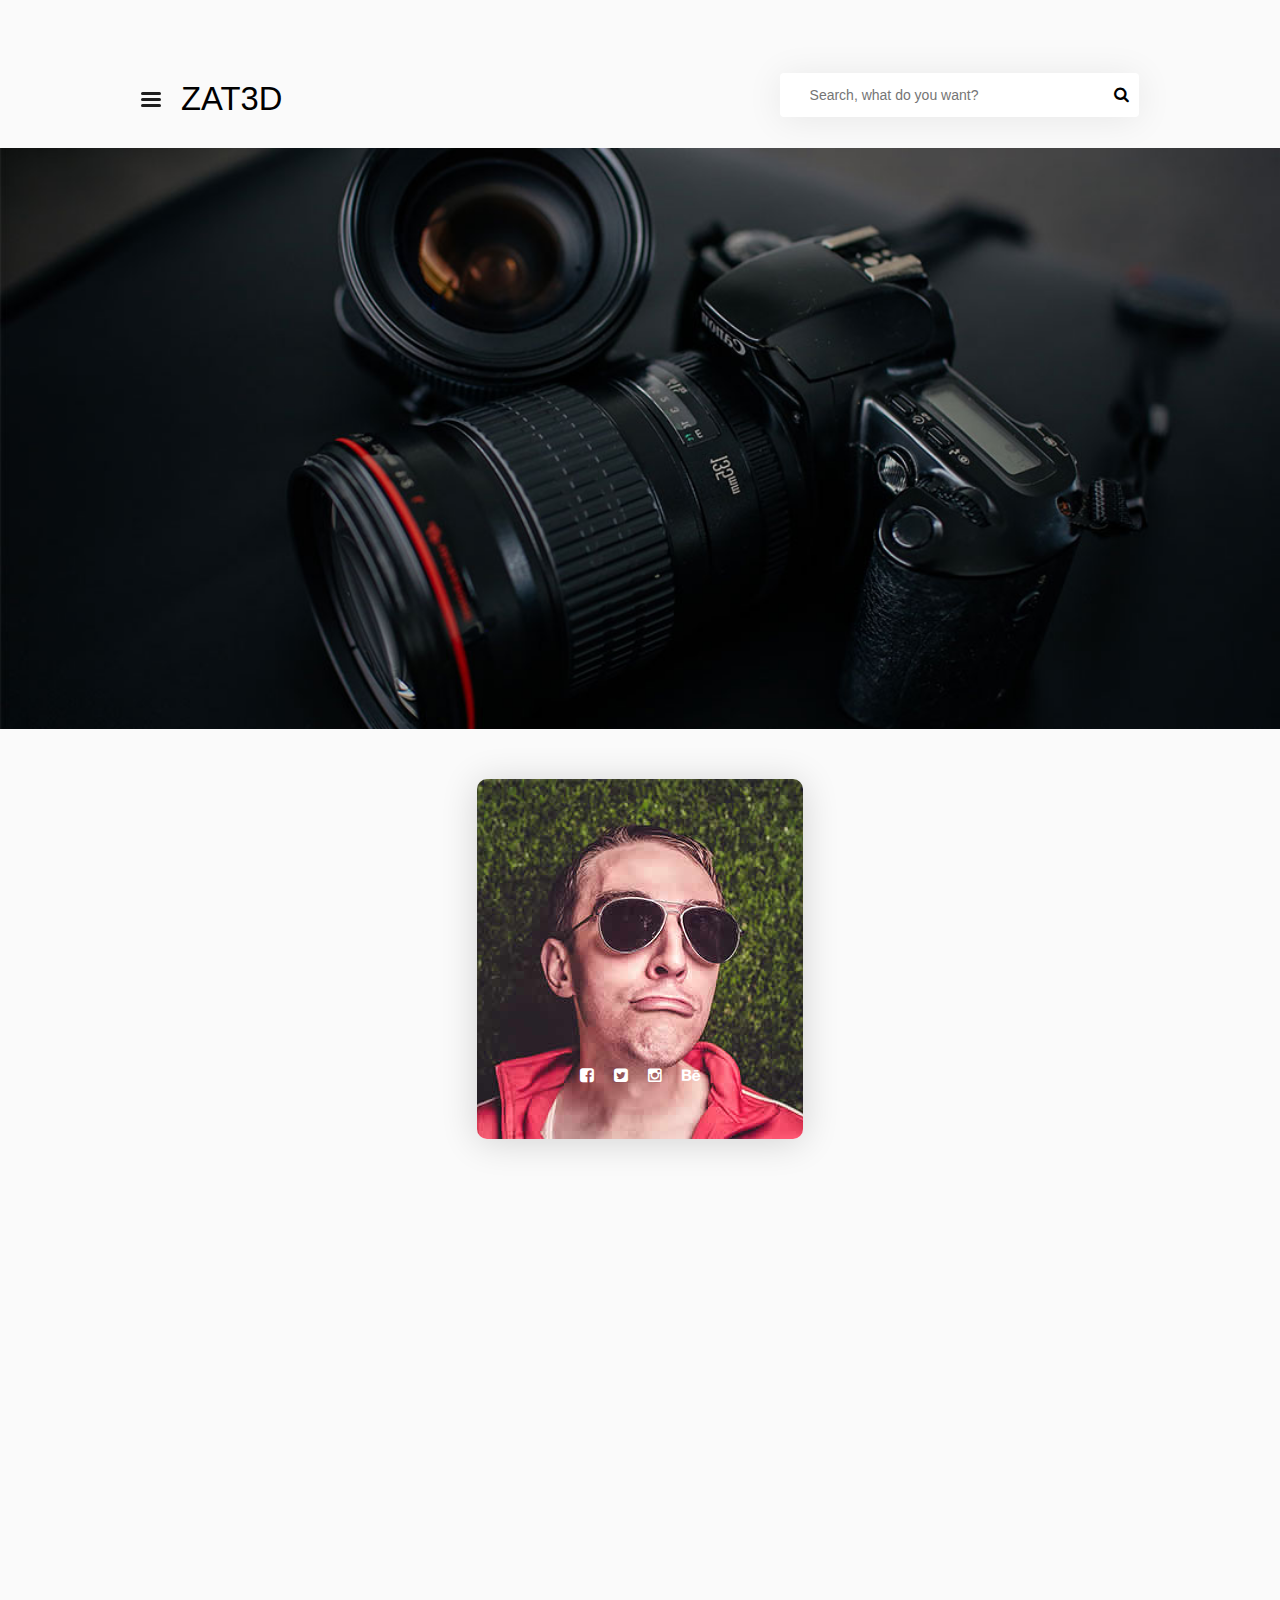
<file: index.html>
<!DOCTYPE html>
<html lang="en">
<head>
	<meta charset="UTF-8">
	<meta name="viewport" content="width=device-width, initial-scale=1.0">
	<meta http-equiv="X-UA-Compatible" content="ie=edge">
	<title>Zatworld | Made for 3D</title>
	<link rel="stylesheet" href="css/animate.css">
	<link rel="stylesheet" href="style.css">
</head>
<body>


	<header id="header">

		<section class="container navbar">

			<div class="navigation wow fadeInDown animated" data-wow-duration="1s" >
				<div class="menu">
					<span></span>
					<span></span>
					<span></span>
				</div>

				<div class="logo">
					<h3>zat3d</h3>
				</div>
			</div>

			<div class="search wow fadeInDown animated" data-wow-duration="2s">
				<form action="" method="">
					<input type="text" name="" value="" placeholder="Search, what do you want?">
					<i class="fa fa-search"></i>
				</form>
			</div>

		</section> <!-- Container End Here -->

		<section class="header-image-for-hero wow fadeInUp animated" data-wow-duration="1.5s" data-wow-delay="1s">
			<img src="img/avds_large.jpg" alt="">
		</section>	  <!-- Hero Image End Here -->
		
			<nav id="target">
				<ul>
					<li><a href="">Home</a></li>
					<li><a href="">About</a></li>
					<li><a href="">Portfolio</a></li>
					<li><a href="">Articles</a></li>
					<li><a href="">Contact us</a></li>
				</ul>
			</nav>

	</header> <!-- Header End Here -->


	<section class="about-author" id="about-author">
		<section class="container grid-column-layout author">
			<figure style="background-image: url(img/profile-pic.jpg); background-position: center;"
			
			class="wow fadeInUp animated" data-wow-duration="0.5s"
			
			>
				<!-- <img src="img/profile-pic.jpg" alt="author"> -->
				<ul>
					<li><a href=""><i class="fa fa-facebook-square"></i></a></li>
					<li><a href=""><i class="fa fa-twitter-square"></i></a></li>
					<li><a href=""><i class="fa fa-instagram"></i></a></li>
					<li><a href=""><i class="fa fa-behance"></i></a></li>
				</ul>
			</figure>

			<h1 class="section-heading wow fadeInDown animated" data-wow-duration="1s" >Zahedul Alam Tuhin
				<span>3D ARTISt</span>
			</h1>
			<p class="wow fadeInDown animated" data-wow-duration="1s" data-wow-delay="0.5s">
				Christian uses Agenda to continually drive his projects forward. He keeps a daily log of activities: at the end of each day, when everything is still fresh in his head, he adds a new note, and lists what he has done, where he is currently at, and what he should do next. The next morning, he reads that note to jolt his memory, and starts again where he left off.
			</p>
			<section class="skills wow fadeInLeft animated" data-wow-duration="1s" data-wow-delay="1s">
				<h5>skills</h5>
				<ul>
					<li>3D studio Max</li>
					<li>Maya</li>
					<li>Photoshop</li>
					<li>ZBrush</li>
				</ul>
			</section> <!-- Skills End here -->
		</section> <!-- Container End here -->
	</section> <!-- About Author End Here -->


	<section class="services" id="services">
		<section class="container">
			<h1 class="section-heading wow fadeInDown animated" data-wow-duration="1s">Services</h1>

			<div class="services-blocks grid-column-layout wow fadeInUp animated" data-wow-duration="1s" data-wow-delay="0.5s">
				<div class="blocks">
					<i class="fa fa-rocket"></i>
					<h2>Time to Delivery</h2>
					<p>Christian uses Agenda to continually drive his projects forward. He keeps</p>
					<a href="">read more</a>
				</div>
				<div class="blocks">
					<i class="fa fa-users"></i>
					<h2>Time to Delivery</h2>
					<p>Christian uses Agenda to continually drive his projects forward. He keeps</p>
					<a href="">read more</a>
				</div>
				<div class="blocks">
					<i class="fa fa-lock"></i>
					<h2>Time to Delivery</h2>
					<p>Christian uses Agenda to continually drive his projects forward. He keeps</p>
					<a href="">read more</a>
				</div>
			</div>
		</section>
	</section> <!-- Services End here -->


	<section class="portfolio" id="portfolio">
		<section class="container">
			<h1 class="section-heading wow fadeInDown animated" data-wow-duration="1s"> portfolio </h1>
			<div class="portfolio-blocks grid-column-layout wow fadeInUp animated" data-wow-duration="1s" data-wow-delay="0.5s">
				<figure>
					<img src="img/m-beetle.jpg" alt="">
					<div class="portfolio-details">
					<h4>bedroom</h4>
					<p>Christian uses Agenda to continually drive his projects forward. He keeps</p>
					<a href="">see more</a>
					</div>
				</figure>
				<figure>
					<img src="img/product_1.jpg" alt="">
					<div class="portfolio-details">
					<h4>bedroom</h4>
					<p>Christian uses Agenda to continually drive his projects forward. He keeps</p>
					<a href="">see more</a>
					</div>
				</figure>
				<figure>
					<img src="img/product_2.jpg" alt="">
					<div class="portfolio-details">
						<h4>bedroom</h4>
						<p>Christian uses Agenda to continually drive his projects forward. He keeps</p>
						<a href="">see more</a>
					</div>
				</figure>
				<figure>
					<img src="img/product_3.jpg" alt="">
					<div class="portfolio-details">
						<h4>bedroom</h4>
						<p>Christian uses Agenda to continually drive his projects forward. He keeps</p>
						<a href="">see more</a>
					</div>
				</figure>
				<figure>
					<img src="img/product_5.jpg" alt="">
					<div class="portfolio-details">
						<h4>bedroom</h4>
						<p>Christian uses Agenda to continually drive his projects forward. He keeps</p>
						<a href="">See more</a>
					</div>
				</figure>
			</div>

			<div class="see-more-item  wow fadeInDown animated" data-wow-duration="1s">
				<a href="">See More Products</a>
			</div>
		</section> <!-- container end here-->
	</section> <!-- Portfolio end here -->


	<section class="articles" id="articles">
		<section class="container">
			<h1 class="section-heading wow fadeInDown animated" data-wow-duration="1s">
				articles
			</h1>
			<section class="articles-item grid-column-layout wow fadeInUp animated" data-wow-duration="1s" data-wow-delay="0.5s">
				<div class="blog-item">
					<p>12.05.2019</p>
					<h2>Editable Poly<span>tools</span></h2>
					<p>
						Christian uses Agenda to continually drive his projects forward. He keeps
					</p>
					<a href="">Read More</a>
				</div>
				<div class="blog-item">
					<p>12.05.2019</p>
					<h2>Editable Poly<span>tools</span></h2>
					<p>
						Christian uses Agenda to continually drive his projects forward. He keeps
					</p>
					<a href="">Read More</a>
				</div>
				<div class="blog-item">
					<p>12.05.2019</p>
					<h2>Editable Poly<span>tools</span></h2>
					<p>
						Christian uses Agenda to continually drive his projects forward. He keeps
					</p>
					<a href="">Read More</a>
				</div>
		</section>

			<div class="see-more-item wow fadeInDown animated" data-wow-duration="1s" data-wow-delay="1s">
					<a href="">See More Articles</a>
			</div>
		</section> <!--container end here-->
	</section><!--Articles end here-->

	<section class="write-to-us" id="contact-us">
		<section class="container">
			<h1 class="section-heading wow fadeInLeft animated" data-wow-duration="1s">
				write to us
			</h1>
			<div class="wpcf7 wow fadeInDown animated" data-wow-duration="1s" data-wow-delay="0.5s">
				<form action="" class="grid-column-layout">
					<p>
						<label for="">
							<span>
								<input type="text" name="name" placeholder="Name">
							</span>
						</label>
					</p>
					<p>
						<label for="">
							<span>
								<input type="text" name="name" placeholder="Email">
							</span>
						</label>
					</p>
					<p>
						<label for="">
							<span>
								<input type="text" name="name" placeholder="Subject">
							</span>
						</label>
					</p>
					<p>
						<label for="">
							<span>
								<textarea name="your message" placeholder="message"></textarea>
							</span>
						</label>
					</p>
					<p>
						<input type="submit" value="send">
					</p>
				</form>
			</div>
		</section>
	</section><!--Contact Us End here-->

	<footer class="wow slideInUp animated" data-wow-duration="1s">
		<section class="container">
			<section class="grid-column-layout foo">
				<div class="footer-copy">
					<p>copyrighted by <a href="">Zahedul Alam</a>, 2018</p>
				</div>
				<div class="privacy">
					<ul>
						<li><a href="">privacy</a></li>
						<li><a href="">policy</a></li>
					</ul>
				</div>
			</section>
		</section>


		

	</footer>


	<script src="js/jquery.js"></script>
	<script src="js/wow.js"></script>
	<script src="js/main.js"></script>
</body>
</html>
</file>
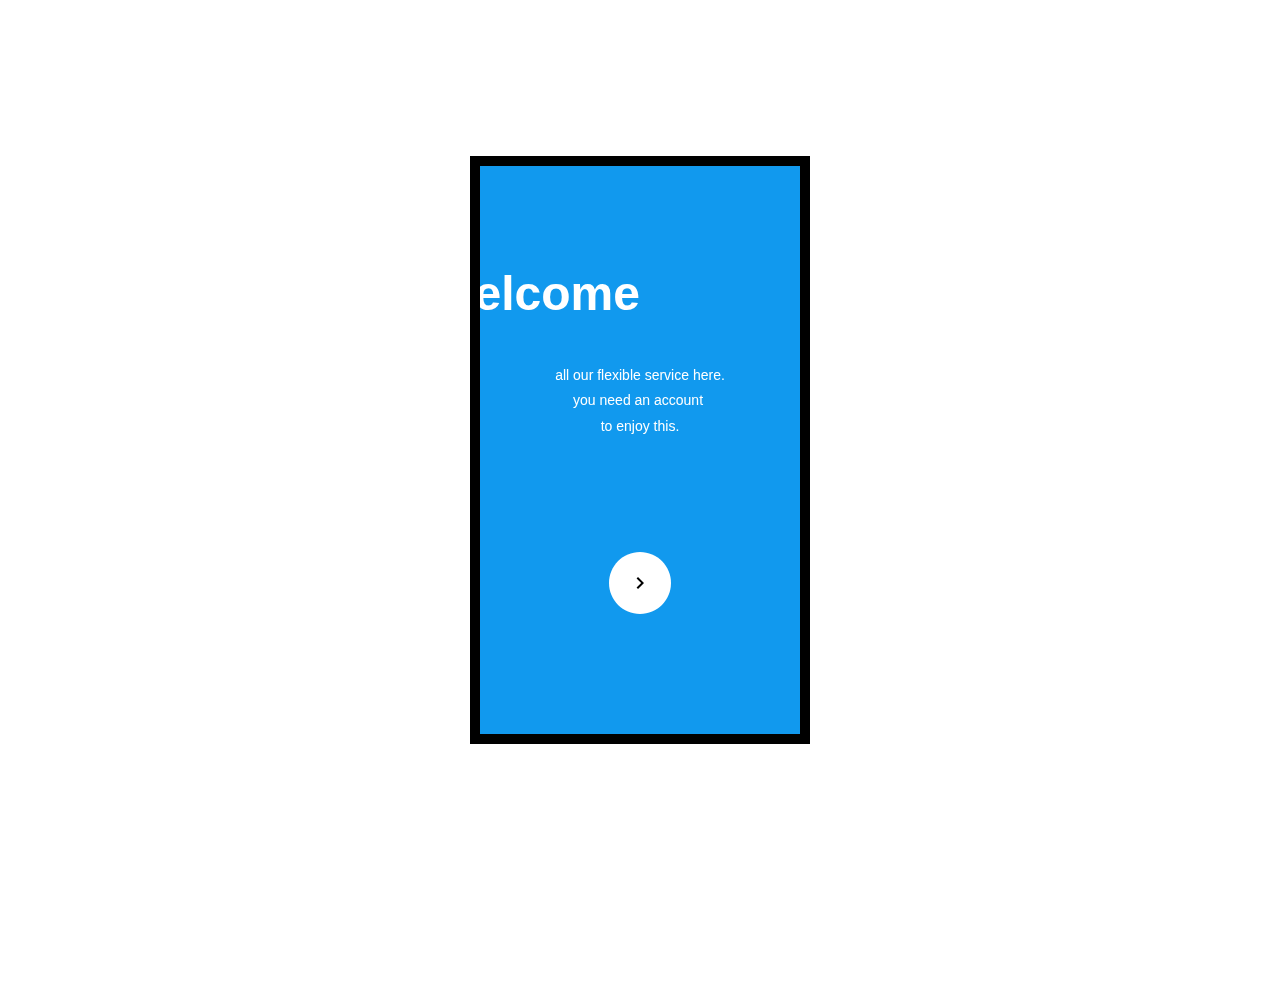
<file: img/My design.framer/index.html>
<!DOCTYPE html>
<html>

<head>
	<meta charset="utf-8">

	<meta name="format-detection" content="telephone=no">
	<meta name="apple-mobile-web-app-capable" content="yes">
	<meta name="apple-mobile-web-app-status-bar-style" content="black-translucent">

	<script type="text/javascript">
		// This automatically sets the right viewport scale on mobile devices
		(function () {
			var scale = 1 / window.devicePixelRatio
			var viewport = "width=device-width, height=device-height, initial-scale=" + scale + ", maximum-scale=" + scale + ", user-scalable=no, viewport-fit=cover"
			var iOS = /iPad|iPhone|iPod/.test(navigator.platform)
			if (iOS) { viewport += ", shrink-to-fit=no" }
			document.write("<meta name=\"viewport\" content=\"" + viewport + "\">")
		})()
	</script>

	<link rel="apple-touch-icon" href="framer/images/icon-120.png">
	<link rel="apple-touch-icon" href="framer/images/icon-76.png" sizes="76x76">
	<link rel="apple-touch-icon" href="framer/images/icon-120.png" sizes="120x120">
	<link rel="apple-touch-icon" href="framer/images/icon-152.png" sizes="152x152">
	<link rel="apple-touch-icon" href="framer/images/icon-180.png" sizes="180x180">
	<link rel="apple-touch-icon" href="framer/images/icon-192.png" sizes="192x192">

	<link rel="stylesheet" type="text/css" href="framer/style.css">

	<script src="framer/coffee-script.js"></script>
	<script src="framer/framer.js"></script>
	<script src="framer/framer.generated.js"></script>
	<script src="framer/framer.modules.js"></script>
	<script src="framer/framer.vekter.js"></script>
	<script src="framer/framer.init.js"></script>

</head>

<body>
</body>

</html>
</file>
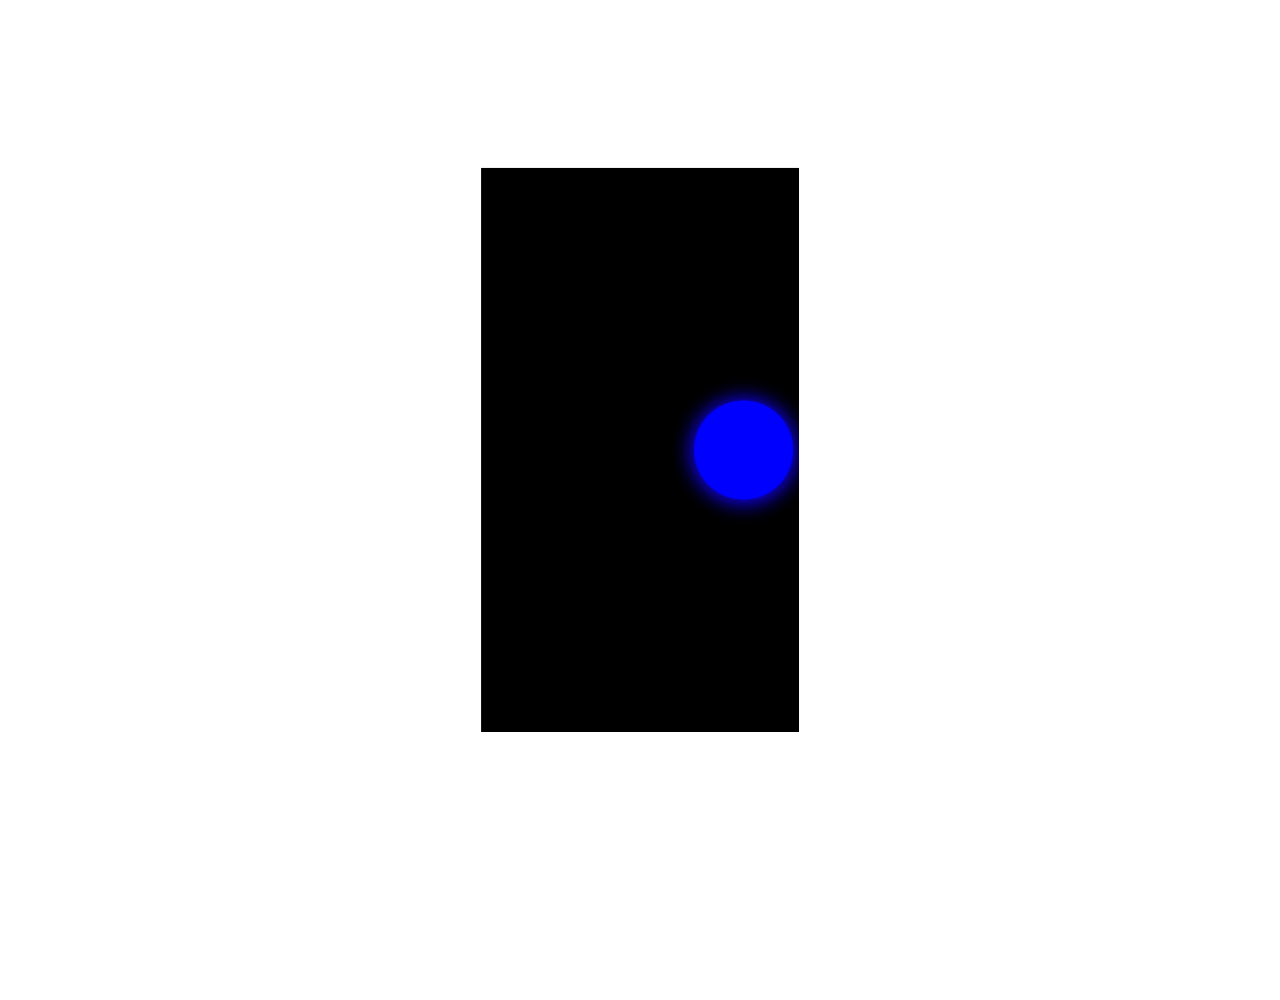
<file: img/Tester.framer/index.html>
<!DOCTYPE html>
<html>
	<head>
		<meta charset="utf-8">
		
		<meta name="format-detection" content="telephone=no">
		<meta name="apple-mobile-web-app-capable" content="yes">
		<meta name="apple-mobile-web-app-status-bar-style" content="black-translucent">

		<script type="text/javascript">
		// This automatically sets the right viewport scale on mobile devices
		(function() {
 		var scale = 1 / window.devicePixelRatio
 		var viewport = "width=device-width, height=device-height, initial-scale=" + scale + ", maximum-scale=" + scale + ", user-scalable=no"
 		var iOS = /iPad|iPhone|iPod/.test(navigator.platform)
 		if (iOS) { viewport += ", shrink-to-fit=no" }
 		document.write("<meta name=\"viewport\" content=\"" + viewport + "\">")
		})()
		</script>

		<link rel="apple-touch-icon" href="framer/images/icon-120.png">
		<link rel="apple-touch-icon" href="framer/images/icon-76.png" sizes="76x76">
		<link rel="apple-touch-icon" href="framer/images/icon-120.png" sizes="120x120">
		<link rel="apple-touch-icon" href="framer/images/icon-152.png" sizes="152x152">
		<link rel="apple-touch-icon" href="framer/images/icon-180.png" sizes="180x180">
		<link rel="apple-touch-icon" href="framer/images/icon-192.png" sizes="192x192">

		<link rel="stylesheet" type="text/css" href="framer/style.css">

		<script src="framer/coffee-script.js"></script>
		<script src="framer/framer.js"></script>
		<script src="framer/framer.generated.js"></script>
		<script src="framer/framer.modules.js"></script>
		<script src="framer/framer.init.js"></script>

	</head>
	<body>
	</body>
</html>
</file>
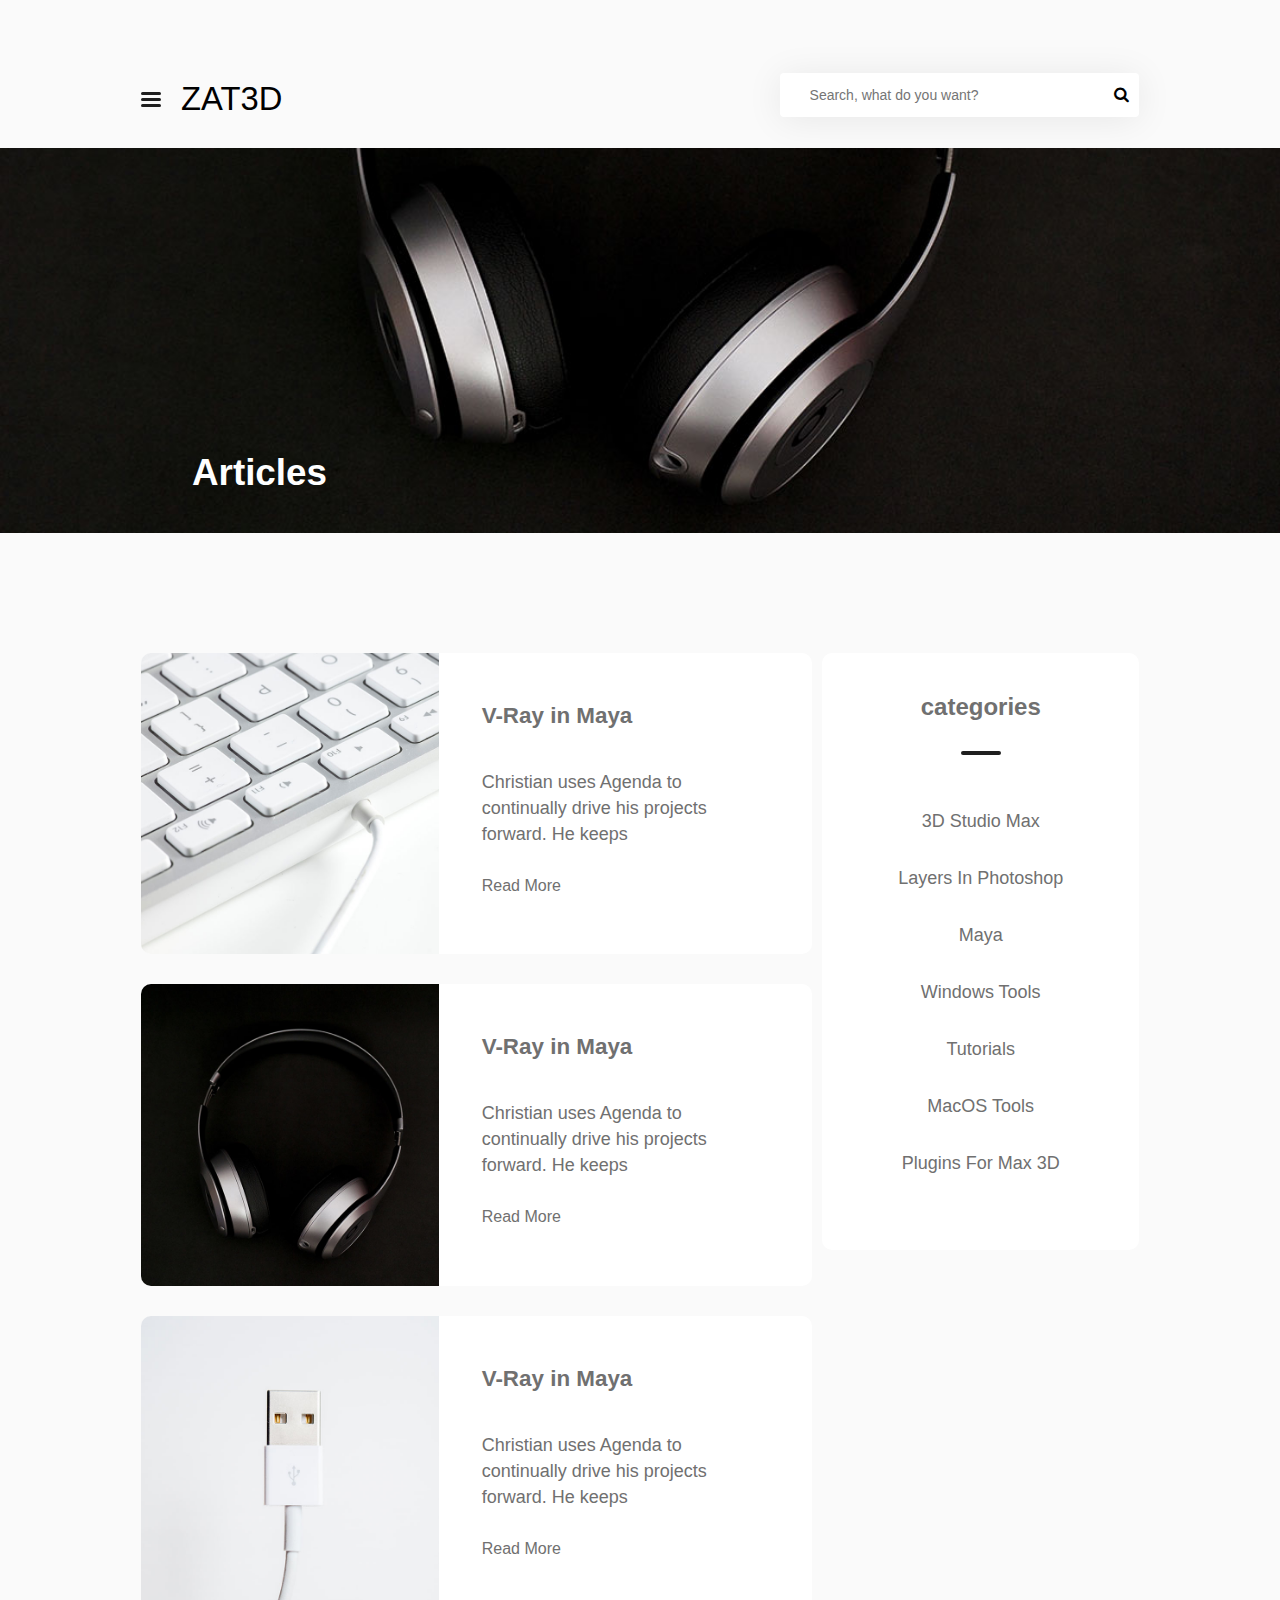
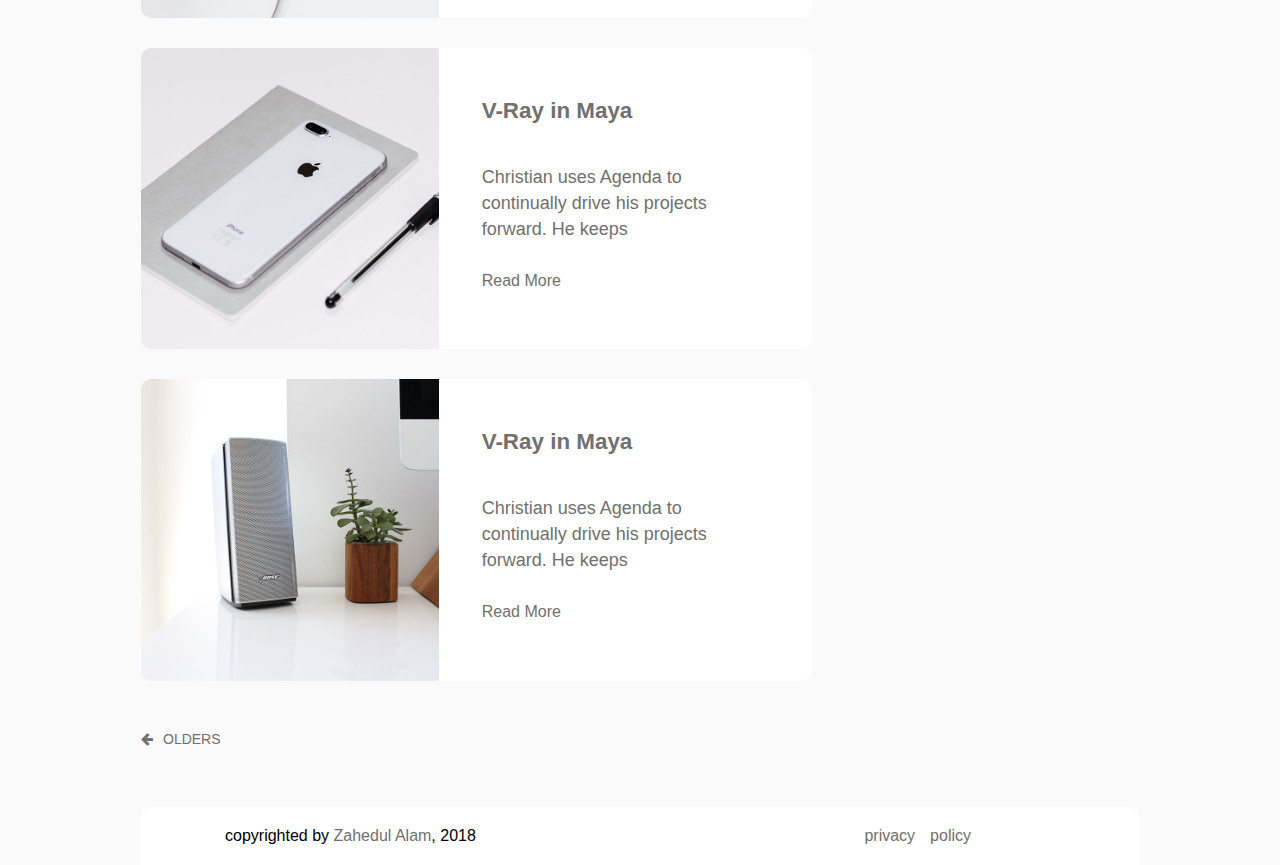
<file: blog.html>
<!DOCTYPE html>
<html lang="en">
<head>
	<meta charset="UTF-8">
	<meta name="viewport" content="width=device-width, initial-scale=1.0">
	<meta http-equiv="X-UA-Compatible" content="ie=edge">
	<title>Zatworld | Made for 3D</title>
	<link rel="stylesheet" href="css/animate.css">
	<link rel="stylesheet" href="style.css">
</head>
<body>


	<header id="header">

		<section class="container navbar">

			<div class="navigation">
				<div class="menu">
					<span></span>
					<span></span>
					<span></span>
				</div>

				<div class="logo">
					<h3>zat3d</h3>
				</div>
			</div>

			<div class="search">
				<form action="" method="">
					<input type="text" name="" value="" placeholder="Search, what do you want?">
					<i class="fa fa-search"></i>
				</form>
			</div>

		</section> <!-- Container End Here -->

		<section class="header-image-for-hero">
			<img src="img/avds_xl.jpg" alt="">
			<h1>Articles</h1>
		</section>	  <!-- Hero Image End Here -->
		
			<nav id="target">
				<ul>
					<li><a href="">Home</a></li>
					<li><a href="">About</a></li>
					<li><a href="">Portfolio</a></li>
					<li><a href="">Articles</a></li>
					<li><a href="">Contact us</a></li>
				</ul>
			</nav>

	</header> <!-- Header End Here -->



<section class="blog_post">

	<section class="container grid-column-layout">
		<section class="sidebar">
			<h2>Categories</h2>
			<ul>
				<li><a href="">3D Studio Max</a></li>
				<li><a href="">Layers in Photoshop</a></li>
				<li><a href="">Maya</a></li>
				<li><a href="">Windows Tools</a></li>
				<li><a href="">Tutorials</a></li>
				<li><a href="">MacOS Tools</a></li>
				<li><a href="">Plugins for Max 3D</a></li>
			</ul>
		</section>




		<section class="blog_post_column">
			
			<section class="blog_post_item">

				<figure>
					<img src="img/product_8.jpg" alt="">
				</figure>
				<div class="blog_details">
					<h1>V-Ray in Maya</h1>
					<p>Christian uses Agenda to continually drive his projects forward. He keeps</p>
					<a href="">Read more</a>
				</div>
			
			</section>
		<section class="blog_post_item">

			<figure>
				<img src="img/product_5.jpg" alt="">
			</figure>
			<div class="blog_details">
				<h1>V-Ray in Maya</h1>
				<p>Christian uses Agenda to continually drive his projects forward. He keeps</p>
				<a href="">Read more</a>
			</div>
			
		</section>
		<section class="blog_post_item">

			<figure>
				<img src="img/product_3.jpg" alt="">
			</figure>
			<div class="blog_details">
				<h1>V-Ray in Maya</h1>
				<p>Christian uses Agenda to continually drive his projects forward. He keeps</p>
				<a href="">Read more</a>
			</div>
			
		</section>
		<section class="blog_post_item">

			<figure>
				<img src="img/product_1.jpg" alt="">
			</figure>
			<div class="blog_details">
				<h1>V-Ray in Maya</h1>
				<p>Christian uses Agenda to continually drive his projects forward. He keeps</p>
				<a href="">Read more</a>
			</div>
			
		</section>
		<section class="blog_post_item">

			<figure>
				<img src="img/product_2.jpg" alt="">
			</figure>
			<div class="blog_details">
				<h1>V-Ray in Maya</h1>
				<p>Christian uses Agenda to continually drive his projects forward. He keeps</p>
				<a href="">Read more</a>
			</div>
			
		</section>
	</section>

		<a href="#"><i class="fa fa-arrow-left"></i>olders</a>
	</section>

</section>




	<footer>
		<section class="container">
			<section class="grid-column-layout foo">
				<div class="footer-copy">
					<p>copyrighted by <a href="">Zahedul Alam</a>, 2018</p>
				</div>
				<div class="privacy">
					<ul>
						<li><a href="">privacy</a></li>
						<li><a href="">policy</a></li>
					</ul>
				</div>
			</section>
		</section>

		<!-- <section class="mail-box">
			<address>
				<h2>Mailing Address</h2>
				<p>House: 252, A Block,</p>
				<p>Area: CournVille,</p>
				<p>New York, USA.</p>
				<p>Zip Code: C0116.</p>
				<a class="cta" href="mailto:zatworld@gmail.com">Email Me</a>
			</address>
		</section> -->

	</footer>
	<script src="js/jquery.js"></script>
	<script src="js/wow.js"></script>
	<script src="js/main.js"></script>
</body>
</html>
</file>
<file: img/My design.framer/framer/style.css>
* {
	margin: 0;
	padding: 0;
	border: none;
	-webkit-user-select: none;
	-webkit-tap-highlight-color: rgba(0,0,0,0);
}

body {
	background-color: #fff;
	font: 28px/1em "Helvetica";
	color: gray;
	overflow: hidden;
}

a {
	color: gray;
}

body {
	cursor: url('images/cursor.png') 32 32, auto;
	cursor: -webkit-image-set(
		url('images/cursor.png') 1x,
		url('images/cursor@2x.png') 2x
	) 32 32, auto;
}

body:active {
	cursor: url('images/cursor-active.png') 32 32, auto;
	cursor: -webkit-image-set(
		url('images/cursor-active.png') 1x,
		url('images/cursor-active@2x.png') 2x
	) 32 32, auto;
}

.framerAlertBackground {
 	position: absolute; top:0px; left:0px; right:0px; bottom:0px;
 	z-index: 1000;
 	background-color: #fff;
}

.framerAlert {
	font:400 14px/1.4 "Helvetica Neue", Helvetica, Arial, sans-serif;
	-webkit-font-smoothing:antialiased;
	color:#616367; text-align:center;
 	position: absolute; top:40%; left:50%; width:260px; margin-left:-130px;
}
.framerAlert strong { font-weight:500; color:#000; margin-bottom:8px; display:block; }
.framerAlert a { color:#28AFFA; }
.framerAlert .btn {
	font-weight:500; text-decoration:none; line-height:1;
	display:inline-block; padding:6px 12px 7px 12px;
	border-radius:3px; margin-top:12px;
	background:#28AFFA; color:#fff;
}

::-webkit-scrollbar {
	display: none;
}
</file>
<file: img/Tester.framer/framer/style.css>
* {
	margin: 0;
	padding: 0;
	border: none;
	-webkit-user-select: none;
	-webkit-tap-highlight-color: rgba(0,0,0,0);
}

body {
	background-color: #fff;
	font: 28px/1em "Helvetica";
	color: gray;
	overflow: hidden;
}

a {
	color: gray;
}

body {
	cursor: url('images/cursor.png') 32 32, auto;
	cursor: -webkit-image-set(
		url('images/cursor.png') 1x,
		url('images/cursor@2x.png') 2x
	) 32 32, auto;
}

body:active {
	cursor: url('images/cursor-active.png') 32 32, auto;
	cursor: -webkit-image-set(
		url('images/cursor-active.png') 1x,
		url('images/cursor-active@2x.png') 2x
	) 32 32, auto;
}

.framerAlertBackground {
 	position: absolute; top:0px; left:0px; right:0px; bottom:0px;
 	z-index: 1000;
 	background-color: #fff;
}

.framerAlert {
	font:400 14px/1.4 "Helvetica Neue", Helvetica, Arial, sans-serif;
	-webkit-font-smoothing:antialiased;
	color:#616367; text-align:center;
 	position: absolute; top:40%; left:50%; width:260px; margin-left:-130px;
}
.framerAlert strong { font-weight:500; color:#000; margin-bottom:8px; display:block; }
.framerAlert a { color:#28AFFA; }
.framerAlert .btn {
	font-weight:500; text-decoration:none; line-height:1;
	display:inline-block; padding:6px 12px 7px 12px;
	border-radius:3px; margin-top:12px;
	background:#28AFFA; color:#fff;
}

::-webkit-scrollbar {
	display: none;
}
</file>
<file: style.css>
@import url(css/font-awesome.min.css);

@font-face{
	font-family: 'Poppins', sans-serif;
	src: url("fonts/Poppins-Black.ttf") format("ttf"),
		url("fonts/Poppins-BlackItalic.ttf") format("ttf"),
		url("fonts/Poppins-Bold.ttf") format("ttf"),
		url("fonts/Poppins-BoldItalic.ttf") format("ttf"),
		url("fonts/Poppins-ExtraBold.ttf") format("ttf"),
		url("fonts/Poppins-ExtraBoldItalic.ttf") format("ttf"),
		url("fonts/Poppins-ExtraLight.ttf") format("ttf"),
		url("fonts/Poppins-ExtraLightItalic.ttf") format("ttf"),
		url("fonts/Poppins-Italic.ttf") format("ttf"),
		url("fonts/Poppins-Light.ttf") format("ttf"),
		url("fonts/Poppins-LightItalic.ttf") format("ttf"),
		url("fonts/Poppins-Medium.ttf") format("ttf"),
		url("fonts/Poppins-MediumItalic.ttf") format("ttf"),
		url("fonts/Poppins-Regular.ttf") format("ttf"),
		url("fonts/Poppins-SemiBold.ttf") format("ttf"),
		url("fonts/Poppins-SemiBoldItalic.ttf") format("ttf"),
		url("fonts/Poppins-Thin.ttf") format("ttf"),
		url("fonts/Poppins-ThinItalic.ttf") format("ttf");
}
:root{
	--iconcolor: #007FFF; 
	--bgcolor: #fafafa;
	--font-color: #707070;
}

*{
	padding: 0;
	margin: 0;
}

section.container{
	width: 998px;
	margin: 0 auto;
}

ul li{
	list-style: none;
}
a{
	text-decoration: none;
	display: inline-block;
}

body{
	background: var(--bgcolor);
	font-family: 'Poppins', sans-serif;
}
input, 
input::placeholder,
textarea{
	font-family: 'Poppins', sans-serif;
}
/* Media query for Responsive design */

@media only screen and (min-width: 1000px){

	.grid-column-layout{
		display: grid;
		grid-template-columns: repeat(12, 1fr);
		grid-column-gap: 10px;
	}

}
/* 
@media only screen and (min-width: 961px){

	.grid-column-layout{
		display: grid;
		grid-template-columns: repeat(10, 1fr);
		grid-column-gap: 10px;
	}

}


@media only screen and (min-width: 781px){

	.grid-column-layout{
		display: grid;
		grid-template-columns: repeat(3, 1fr);
		grid-column-gap: 10px;
	}

}

@media only screen and (max-width: 780px){

	.grid-column-layout{
		display: grid;
		grid-template-columns: 1fr;
		grid-column-gap: 10px;
	}

} */


header{
	margin: 80px 0 0 0;
}

.navbar{
	display: flex;
	justify-content: space-between;
	margin-bottom: 50px;
	position: relative;
}
.navigation{
	display: flex;
	align-items: center;
}
.menu{
	width: 20px;
	cursor: pointer;
}
.menu span{
	width: 100%;
	height: 3px;
	background: #1f1f1f;
	display: block;
	margin: 3px 0;
	border-radius: 10px;
}

.logo{
	margin: 0 20px;
	text-transform: uppercase;
	font-size: 28px;
}
.logo h3{
	font-weight: 100;
}


.search{
	margin-top: -7px;
}
.search form{
	padding: 10px;
	background: #ffffff;
	box-shadow: 0 3px 36px rgba(0, 0, 0, .08);
	border-radius: 4px;
}
.search form input{
	padding: 4px 20px;
	border: none;
	outline: none;
	width: 280px;
	font-size: 14px;
}



.header-image-for-hero{
	position: relative;
}

.header-image-for-hero img{
	display: block;
	margin-top: 30px;
	width: 100%;
}

section.header-image-for-hero h1{
	position: absolute;
	color: #ffffff;
	left: 15%;
	bottom: 10%;
	font-size: 2.3em;
}

nav#target{
	position: absolute;
	top: 116px;
	left: 200px;
	padding: 25px 45px 20px 25px;
	background: #ffffff;
	display: none;
	border-radius: 4px;
	box-shadow: 0 3px 6px rgba(0, 0, 0, .16);
}
nav ul li a{
	margin: 10px 0;
	padding: 10px 30px;
	color: var(--font-color);
}

/* Header End here*/


.author > *{
	grid-column: 3 / span 8;
}

.author figure{
	position: relative;
	grid-column: 5 / span 4;
	height: 360px;
	margin-top: 50px;
	border-radius: 10px;
	box-shadow: 0 3px 36px rgba(0, 0, 0, .16);
}
.author figure ul{
	position: absolute;
	bottom: 15%;
	left: 50%;
	transform: translateX(-50%);
	display: flex;
}
.author figure ul li a{
	color: #ffffff;
	margin: 0 10px;
	transition: all 200ms ease-in;
	transform: scale(1);
}

.author figure ul li a:hover{
	margin-top: 5px;
	color: #007FFF;
	transform: scale(1.5);
}

/* All kinds of section heading style with this */


h1.section-heading{
	text-align: center;
	font-size: 36px;
	margin: 60px 0;
	text-transform: lowercase;
	display: block;
	position: relative;
	color: var(--font-color);
	font-weight: 400;
}

h1.section-heading::after,
.sidebar h2::after{
	content: '';
	width: 40px;
	height: 4px;
	background: #1f1f1f;
	border-radius: 4px;
	display: block;
	position: absolute;
	left: 50%;
	transform: translateX(-50%);
	margin-top: 30px;
}

h1.section-heading span{
	display: block;
	font-size: 16px;
	font-weight: 100;
	text-transform: uppercase;
}


.author p{
	font-size: 16px;
	line-height: 32px;
	font-weight: 300;
	text-align: center;
	margin: 50px 0;
}

.skills{
	justify-self: center;
}

.skills h5{
	text-align: center;
	color: var(--font-color);
	font-weight: 100;
	font-size: 1em;
	margin-bottom: 1.2em;
}
.skills ul{
	display: flex;
}
.skills ul li{
	margin-left: 0.8em;
	font-size: 16px;
}





.services{
	margin-top: 200px; 
}
.blocks{
	margin: 80px 0 30px 0;
	grid-column: span 4;
	text-align: center;
	background: #ffffff;
	padding: 40px;
	border-radius: 10px;
}
.blocks,
.blocks i,
.blocks h2::after{
	transition: all 400ms ease-in;
}
.blocks i{
	font-size: 4em;
	margin: 40px 0;
}
.blocks h2{
	font-weight: 700;
	margin: 20px 0;
	position: relative;
	display: block;
}
.blocks i,
.blocks h2,
.blocks p,
.blocks a{
	color: var(--font-color);
}
.blocks h2::after{
	content: '';
	width: 30px;
	height: 4px;
	background: #1f1f1f;
	border-radius: 4px;
	display: block;
	position: absolute;
	left: 50%;
	transform: translateX(-50%);
	margin-top: 20px;
}


.blocks p{
	margin: 60px 0;
	font-size: 14px;
	line-height: 24px;
	font-weight: 300;
}

.blocks a{
	text-transform: capitalize;
}
.blocks a::after,
.portfolio-details a::after,
.blog-item a::after,
.blog_details a::after,
.sidebar ul li a::after{
	content: '';
	width: 0%;
	display: block;
	height: 2px;
	border-radius: 4px;
	transition: width 200ms ease-in-out;
	margin-top: 4px;
}
.blocks a::after,
.blog-item a::after,
.blog_details a::after,
.sidebar ul li a::after{
	background: var(--font-color);
}
.portfolio-details a::after{
	background: #ffffff;
}
.blocks a:hover::after,
.portfolio-details a:hover::after,
.blog-item a:hover::after,
.blog_details a:hover::after,
.sidebar ul li a:hover::after{
	width: 100%;
}

.blocks:hover{
	box-shadow: 0 3px 36px rgba(0, 0, 0, .16);
	cursor: pointer;
}
.blocks:hover h2::after{
	background: var(--iconcolor);
}
.blocks:hover i{
	color: var(--iconcolor);
}







.portfolio-blocks{
	margin-top: 200px;
}
.portfolio-blocks figure{
	grid-column: 1 / -1;
	position: relative;
	color: #ffffff;
	cursor: pointer;
	overflow: hidden;
	margin-top: 10px;
}
.portfolio-blocks figure:nth-of-type(n+2){
	grid-column: span 6;
}

.portfolio-blocks figure img{
	max-width: 100%;
	height: 100%;
	border-radius: 10px;
}

.portfolio-details{
	position: absolute;
	bottom: -50%;
	left: 10%;
	display: block;
	background: rgba(0, 0, 0, 0.5);
	width: 200px;
	padding: 20px;
	border-radius: 4px;
	transition: all 400ms ease-in-out;
}
.portfolio-blocks figure:hover .portfolio-details{
	bottom: 15%;
}
.portfolio-details h4{
	font-size: 2.3em;
	margin-bottom: 20px;
}
.portfolio-details p{
	font-size: 14px;
	line-height: 24px;
	font-weight: 400;
}

.portfolio-blocks a{
	text-decoration: none;
	text-transform: capitalize;
	color: #ffffff;
	margin-top: 30px;
	background: transparent;
}

.see-more-item a{
	display: inline-block;
	text-align: center;
	margin: 100px 0;
	border: 2px solid var(--font-color);
	color: #707070;
	position: relative;
	left: 50%;
	transform: translateX(-50%);
	padding: 10px 40px;
	border-radius: 4px;
	overflow: hidden;
	z-index: 99;
	transition: color 600ms ease;
}
.see-more-item a::after{
	content: '';
	position: absolute;
	background: rgba(0, 0, 0, 0.6);
	width: 100%;
	height: 100%;
	display: block;
	top: 0;
	left: -100%;
	z-index: -99;
	transition: left 400ms ease-in;
}
.see-more-item a:hover::after{
	left: 0;
}
.see-more-item a:hover{
	color: #ffffff;
}



.blog-item{
	grid-column: span 4;
	margin-top: 150px;
	text-align: center;
	background: #ffffff;
	padding: 60px;
	color: var(--font-color);
	cursor: pointer;
	border-radius: 10px;
	transition: all 400ms ease-in-out;
}
.blog-item:hover{
	box-shadow: 0 3px 36px rgba(0, 0, 0, 0.16);
}
.blog-item p:nth-of-type(1),
.blog-item h2 span{
	font-size: 11px;
}

.blog-item h2{
	font-size: 24px;
	margin-top: 60px;
	margin-bottom: 60px;
}
.blog-item h2 span{
	display: block;
}
.blog-item p:nth-of-type(2){
	font-size: 14px;
	line-height: 21px;
}

.blog-item a{
	margin-top: 30px;
	color: var(--font-color);
}


.wpcf7{
	margin: 100px 0;
}
.wpcf7 form p{
	grid-column: 3 / 10;
}
.wpcf7 input::placeholder,
.wpcf7 textarea::placeholder{
	font-size: 16px;
}
.wpcf7 form p label span input{
	display: block;
	width: 100%;
	padding: 15px 20px;
	margin-bottom: 20px;
	text-transform: capitalize;
	outline: none;
	background: transparent;
	border: none;
	border-bottom: 1px solid #e8e8e8;
	border-radius: 10px;
	font-size: 1em;
}


.wpcf7 form p label span textarea{
	display: block;
	width: 100%;
	padding: 15px 20px;
	margin-bottom: 20px;
	text-transform: capitalize;
	outline: none;
	background: transparent;
	margin-top: 30px;
	border-radius: 10px;
	font-size: 1em;
}

.wpcf7 form span textarea{
	height: 200px;
	border: 1px solid #E8E8E8;
}
.wpcf7 form p label span input:hover,
.wpcf7 form p label span input:focus,
.wpcf7 form p label span input:active{
	box-shadow: 0 3px 36px rgba(0, 0, 0, .16);
}

.wpcf7 form p label textarea:hover,
.wpcf7 form p label textarea:focus,
.wpcf7 form p label textarea:active{
	box-shadow: 0 3px 36px rgba(0, 0, 0, .16);
}

.wpcf7 form p label span input,
.wpcf7 form p label textarea,
.wpcf7 form input[type="submit"]{
	transition: all 400ms ease-in-out;
}


.wpcf7 form input[type="submit"]{

	background: #ffffff;
	padding: 10px 40px;
	border: 0;
	font-size: 1em;
	text-transform: capitalize;
	border-radius: 4px;
	box-shadow: 0 3px 6px rgba(0, 0, 0, .06);
	margin-left: 20px;
	margin-top: 30px;
	cursor: pointer;
}

.wpcf7 form input[type="submit"]:hover,
.blog_post_item:hover{
	box-shadow: 0 3px 36px rgba(0, 0, 0, 0.16);
}

footer{
	position: relative;
	_overflow: hidden;
}
.foo{
	background: #ffffff;
	border-radius: 10px 10px 0 0;
	padding: 20px 0;
}
.footer-copy{
	grid-column: 2 / span 4;
}
.footer-copy a{
	color: var(--font-color);
}
.privacy{
	grid-column: 7 / span 4;
	display: flex;
	justify-content: end;
}

.privacy ul{
	display: flex;
	justify-content: end;
}
.privacy ul li a,
.privacy div{
	margin-left: 15px;
	text-transform: lowercase;
	color: var(--font-color);
}


/* .mail-box address{
	background: #ffffff;
	padding: 40px;
	display: inline-block;
	position: absolute;
	bottom: -240px;
	right: 333px;
	border-radius: 10px;
	box-shadow: 0 3px 36px rgba(0, 0, 0, .16);
	z-index: 99;
}

.mail-box address h2{
	font-size: 1em;
	margin-bottom: 20px;
}

.mail-box address a{
	margin-top: 10px;
	background: var(--iconcolor);
	color: #ffffff;
	padding: 4px 10px;
	font-weight: 700;
	font-size: 10px;
	border-radius: 4px;
	font-style: normal;
}

.mail-box address::after{
	content: '';
	background: #ffffff;
	width: 20px;
	height: 20px;
	display: block;
	position: absolute;
	left: 50%;
	transform: translateX(-50%) rotate(45deg);
	bottom: -10px;
}


 .privacy ul li:nth-of-type(3):hover .mail-box address{
	transform: rotate(0deg);
} */ 



/* Blog pages code writing here */

.blog_post{
	margin-top: 120px;
}



section.sidebar{
	grid-column: 9 / span 4;
	text-align: center;
}




section.blog_post_column{
	grid-column: 1 / span 8;
	grid-row: 1 / 1;
	margin-bottom: 20px;
}

section.blog_post_item{
	display: grid;
	grid-template-columns: repeat(8, 1fr);
	grid-gap: 10px;
	margin-bottom: 30px;
	background: #ffffff;
	border-radius: 10px;
	cursor: pointer;
	transition: box-shadow 200ms ease-in;
}
section.blog_post_item figure{
	grid-column: 1 / span 4;
}
div.blog_details{
	grid-column: 5 / span 4;
}
section.blog_post_item figure img{
	width: 90%;
	height: 100%;
	border-radius: 10px 0 0 10px;
}

.blog_details h1{
	font-size: 1.4em;
	color: var(--font-color);
	margin: 50px 0 40px 0;
}


.blog_details p{
	font-size: 18px;
	width: 250px;
	margin: 0 0 30px 0;
	display: block;
	line-height: 26px;
	color: var(--font-color);
}


.blog_details a{
	color: var(--font-color);
	text-transform: capitalize;
}

.blog_post .container > a i{
	color: var(--font-color);
	margin-right: 10px;
	font-size: 14px;
}
.blog_post .container > a{
	text-transform: uppercase;
	color: var(--font-color);
	width: 100px;
	margin-bottom: 60px;
	font-size: 14px;
}
.blog_post .container > a:hover{
	color: #000000;
}

.sidebar{
	background: #ffffff;
	align-self: start;
	padding: 40px;
	border-radius: 10px;
}
.sidebar h2{
	font-size: 24px;
	margin-bottom: 50px;
	text-transform: lowercase;
	color: var(--font-color);
	position: relative;
}
.sidebar ul{
	padding-top: 40px;
}

.sidebar ul li a{
	font-size: 18px;
	text-transform: capitalize;
	margin-bottom: 30px;
	color: var(--font-color);
	transition: color 400ms ease-in;
}
.sidebar ul li a:hover{
	color: #000000;
}
</file>
